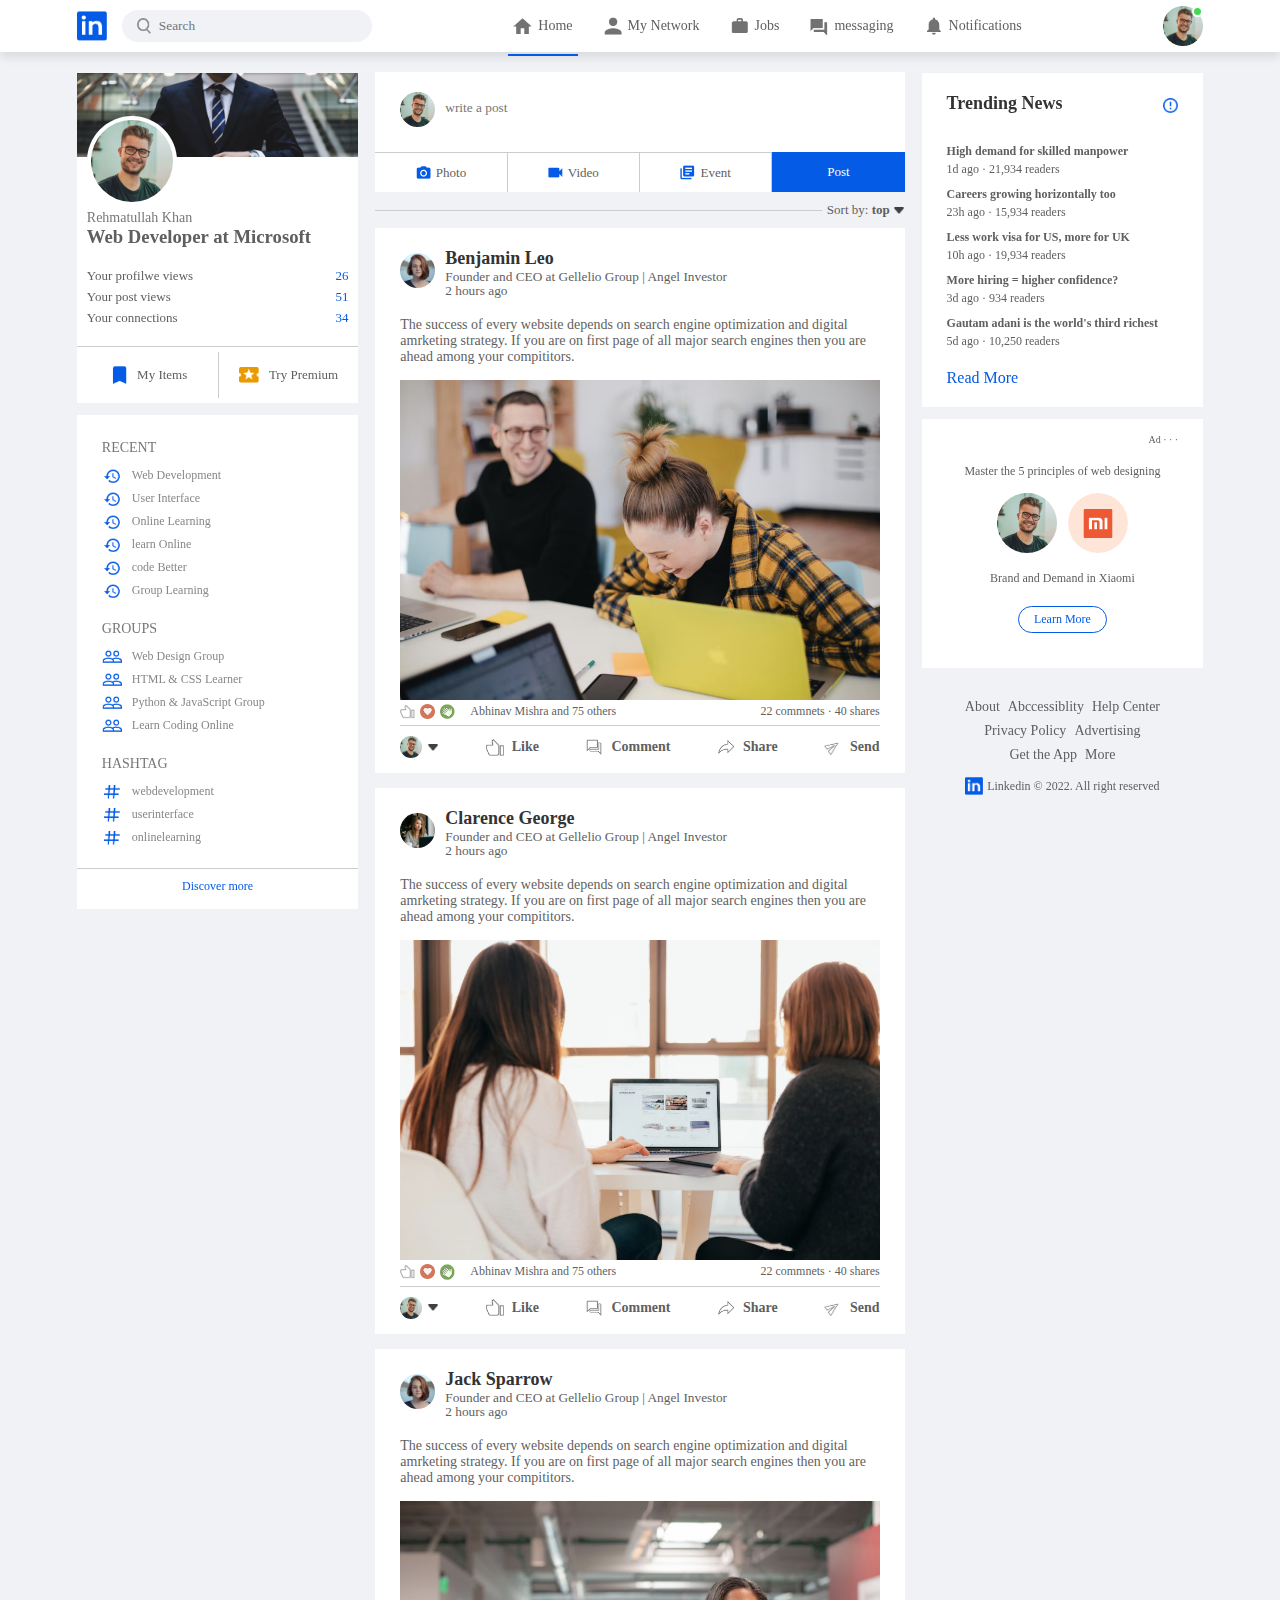
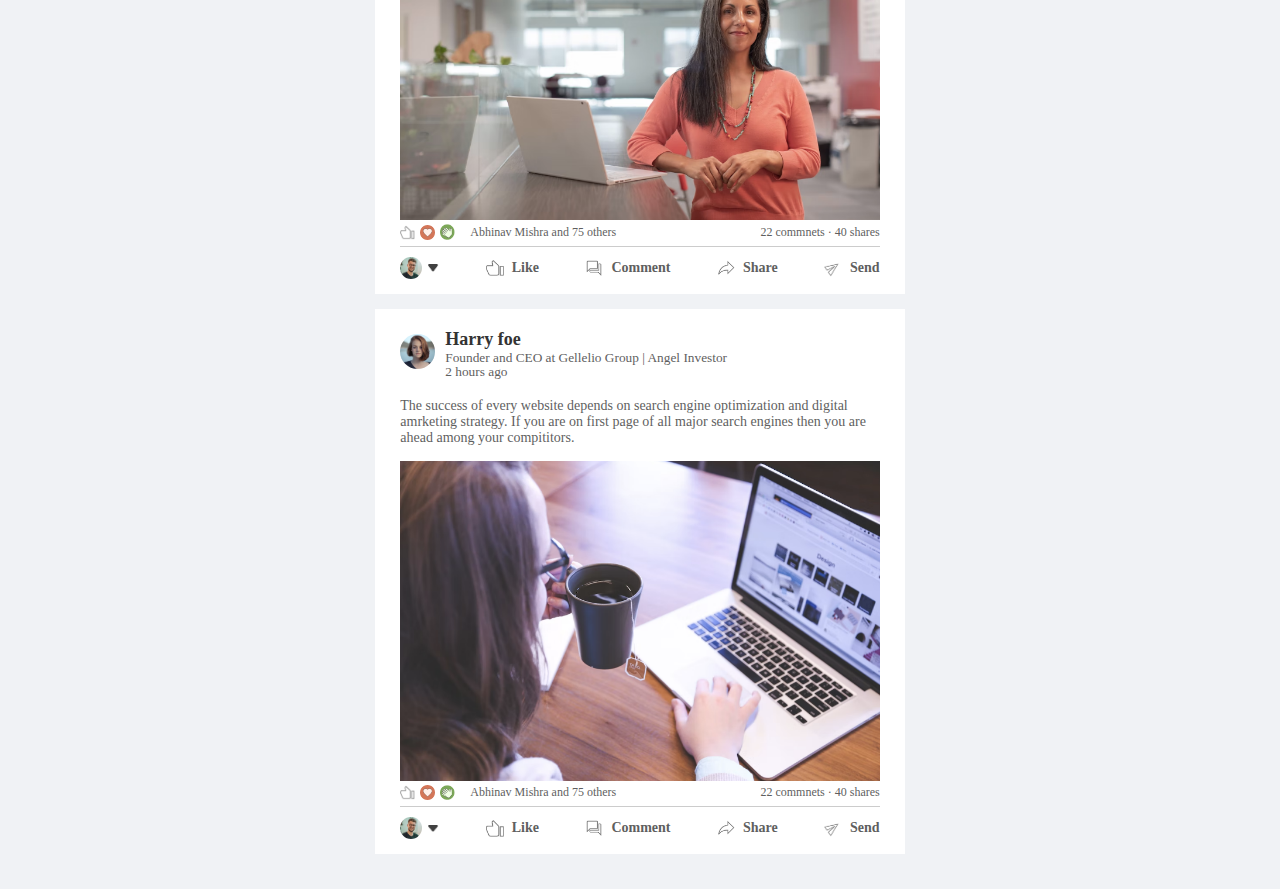
<file: index.html>
<!DOCTYPE html>
<html lang="en">
<head>
    <meta charset="UTF-8">
    <meta name="viewport" content="width=device-width, initial-scale=1.0">
    <title>LinkedIn Website</title>
    <link rel="stylesheet" href="style.css">
</head>
<body>
    <nav class="navbar">
            <div class="navbar-left">
                <a href="index.html" class="logo" ><img src="logo.png"></a>
                <div class="search-box">
                    <img src="search.png">
                    <input type="text" placeholder="Search">
                </div>
            </div>
            <div class="navbar-center">
                <ul>
                   <li><a href="#" class="active-link"><img src="home.png"><span>Home</span></a></li>
                   <li><a href="#"><img src="network.png"><span>My Network</span></a></li>
                   <li><a href="#"><img src="jobs.png"><span>Jobs</span></a></li>
                   <li><a href="#"><img src="message.png"><span>messaging</span></a></li>
                   <li><a href="#"><img src="notification.png"><span>Notifications</span></a></li>
                </ul>
            </div>
            <div class="navbar-right">
                <div class="online"><img src="user-1.png" class="nav-profile-img" onclick="togglemenu()">
                </div>  
            </div>

     <!-------jnkdfjvnjdf---------->

     <div class="profile-menu-wrap" id="profileMenu">
        <div class="profile-menu">
            <div class="user-info">
                <img src="user-1.png">
                <div>
                    <h3>Rayan Walton</h3>
                    <a href="profile.html">See your profile</a>
                </div>
            </div>

            <hr>
            <a href="#" class="profile-menu-link">
                <img src="feedback.png">
                <p>Give feeback</p>
                <span>></span>
            </a>
             <a href="#" class="profile-menu-link">
                <img src="setting.png">
                <p>Setting & Privacy</p>
                <span>></span>
            </a>
             <a href="#" class="profile-menu-link">
                <img src="help.png">
                <p>Help & Support</p>
                <span>></span>
            </a>
             <a href="#" class="profile-menu-link">
                <img src="display.png">
                <p>Display & Accessibility</p>
                <span>></span>
            </a>
             <a href="#" class="profile-menu-link">
                <img src="logout.png">
                <p>Logout</p>
                <span>></span>
            </a>
        </div>
     </div>

            




            
    </nav>

      
    <div class="container">
        <div class="left-sidebar">
            <div class="sidebar-profile-box">
                <img src="cover-pic.png" width="100%">
                <div class="sidebar-profile-info">
                    <img src="user-1.png">
                    <h1>Rehmatullah Khan</h1>
                    <h3>Web Developer at Microsoft</h3>
                    <ul>
                        <li>Your profilwe views <span>26</span></li>
                        <li>Your post views <span>51</span></li>
                        <li>Your connections <span>34</span></li>
                    </ul>
                </div>

                <div class="sidebar-profile-link">
                    <a href="#"><img src="items.png">My Items</a>
                    <a href="#"><img src="premium.png">Try Premium</a>
                </div>
            </div>


                  <div class="sidebar-activity" id="sidebarActivity">
                    <h3>RECENT</h3>
                    <a href="#"><img src="recent.png">Web Development</a>
                    <a href="#"><img src="recent.png">User Interface</a>
                    <a href="#"><img src="recent.png">Online Learning</a>
                    <a href="#"><img src="recent.png">learn Online</a>
                    <a href="#"><img src="recent.png">code Better</a>
                    <a href="#"><img src="recent.png">Group Learning</a>
                    <h3>GROUPS</h3>
                    <a href="#"><img src="group.png">Web Design Group</a>
                    <a href="#"><img src="group.png">HTML & CSS Learner</a>
                    <a href="#"><img src="group.png">Python & JavaScript Group</a>
                    <a href="#"><img src="group.png">Learn Coding Online</a>
                    <h3>HASHTAG</h3>
                    <a href="#"><img src="hashtag.png">webdevelopment</a>
                    <a href="#"><img src="hashtag.png">userinterface</a>
                    <a href="#"><img src="hashtag.png">onlinelearning</a>
                    <div class="discover-more-links">
                        <a href="#">Discover more</a>
                    </div>


                   </div>
        
                 <p id="showMoreLink" onclick="toggleactivity()">Show more<b>+</b></p>

        </div>
        <div class="main-content">
            <div class="create-post">
                <div class="create-post-input">
                    <img src="user-1.png">
                    <textarea rows="2" placeholder="write a post"></textarea>
                </div>
                <div class="create-post-links">
                    <li><img src="photo.png">Photo</li>
                    <li><img src="video.png">Video</li>
                    <li><img src="event.png">Event</li>
                    <li>Post</li>
                </div>
            </div>

            <div class="sort-by">
                <hr>
                <p>Sort by: <span> top<img src="down-arrow.png"></span></p>
            </div>
            <div class="post">
                <div class="post-author">
                    <img src="user-3.png">
                    <div>
                        <h1>Benjamin Leo</h1>
                        <small>Founder and CEO at Gellelio Group | Angel Investor</small>
                        <small>2 hours ago</small>
                    </div>
                </div>
                <p>The success of every website depends on search engine optimization and 
                    digital amrketing strategy. If you are on first page of all major search 
                    engines then you are ahead among your compititors.</p>
                    <img src="post-image-1.png" width="100%">
                    <div class="post-stats">
                        <div>
                            <img src="thumbsup.png">
                            <img src="love.png">
                            <img src="clap.png">
                            <span class="liked-users">Abhinav Mishra and 75 others</span>
                        </div>
                        <span>22 commnets &middot; 40 shares</span>
                    </div>
                    <div class="post-activity">
                        <div>
                            <img src="user-1.png" class="post-activity-user-icon">
                            <img src="down-arrow.png" class="post-activity-arrow-icon">
                        </div>
                        <div class="post-activity-link">
                            <img src="like.png">
                            <span>Like</span> 
                        </div>
                         <div class="post-activity-link">
                            <img src="comment.png">
                            <span>Comment</span> 
                        </div>
                         <div class="post-activity-link">
                            <img src="share.png">
                            <span>Share</span> 
                        </div>
                         <div class="post-activity-link">
                            <img src="send.png">
                            <span>Send</span> 
                        </div>
                    </div>
            </div>

             <div class="post">
                <div class="post-author">
                    <img src="user-4.png">
                    <div>
                        <h1>Clarence George</h1>
                        <small>Founder and CEO at Gellelio Group | Angel Investor</small>
                        <small>2 hours ago</small>
                    </div>
                </div>
                <p>The success of every website depends on search engine optimization and 
                    digital amrketing strategy. If you are on first page of all major search 
                    engines then you are ahead among your compititors.</p>
                    <img src="post-image-2.png" width="100%">
                    <div class="post-stats">
                        <div>
                            <img src="thumbsup.png">
                            <img src="love.png">
                            <img src="clap.png">
                            <span class="liked-users">Abhinav Mishra and 75 others</span>
                        </div>
                        <span>22 commnets &middot; 40 shares</span>
                    </div>
                    <div class="post-activity">
                        <div>
                            <img src="user-1.png" class="post-activity-user-icon">
                            <img src="down-arrow.png" class="post-activity-arrow-icon">
                        </div>
                        <div class="post-activity-link">
                            <img src="like.png">
                            <span>Like</span> 
                        </div>
                         <div class="post-activity-link">
                            <img src="comment.png">
                            <span>Comment</span> 
                        </div>
                         <div class="post-activity-link">
                            <img src="share.png">
                            <span>Share</span> 
                        </div>
                         <div class="post-activity-link">
                            <img src="send.png">
                            <span>Send</span> 
                        </div>
                    </div>
            </div>

             <div class="post">
                <div class="post-author">
                    <img src="user-3.png">
                    <div>
                        <h1>Jack Sparrow</h1>
                        <small>Founder and CEO at Gellelio Group | Angel Investor</small>
                        <small>2 hours ago</small>
                    </div>
                </div>
                <p>The success of every website depends on search engine optimization and 
                    digital amrketing strategy. If you are on first page of all major search 
                    engines then you are ahead among your compititors.</p>
                    <img src="post-image-3.png" width="100%">
                    <div class="post-stats">
                        <div>
                            <img src="thumbsup.png">
                            <img src="love.png">
                            <img src="clap.png">
                            <span class="liked-users">Abhinav Mishra and 75 others</span>
                        </div>
                        <span>22 commnets &middot; 40 shares</span>
                    </div>
                    <div class="post-activity">
                        <div>
                            <img src="user-1.png" class="post-activity-user-icon">
                            <img src="down-arrow.png" class="post-activity-arrow-icon">
                        </div>
                        <div class="post-activity-link">
                            <img src="like.png">
                            <span>Like</span> 
                        </div>
                         <div class="post-activity-link">
                            <img src="comment.png">
                            <span>Comment</span> 
                        </div>
                         <div class="post-activity-link">
                            <img src="share.png">
                            <span>Share</span> 
                        </div>
                         <div class="post-activity-link">
                            <img src="send.png">
                            <span>Send</span> 
                        </div>
                    </div>
            </div>
             <div class="post">
                <div class="post-author">
                    <img src="user-3.png">
                    <div>
                        <h1>Harry foe</h1>
                        <small>Founder and CEO at Gellelio Group | Angel Investor</small>
                        <small>2 hours ago</small>
                    </div>
                </div>
                <p>The success of every website depends on search engine optimization and 
                    digital amrketing strategy. If you are on first page of all major search 
                    engines then you are ahead among your compititors.</p>
                    <img src="post-image-4.png" width="100%">
                    <div class="post-stats">
                        <div>
                            <img src="thumbsup.png">
                            <img src="love.png">
                            <img src="clap.png">
                            <span class="liked-users">Abhinav Mishra and 75 others</span>
                        </div>
                        <span>22 commnets &middot; 40 shares</span>
                    </div>
                    <div class="post-activity">
                        <div>
                            <img src="user-1.png" class="post-activity-user-icon">
                            <img src="down-arrow.png" class="post-activity-arrow-icon">
                        </div>
                        <div class="post-activity-link">
                            <img src="like.png">
                            <span>Like</span> 
                        </div>
                         <div class="post-activity-link">
                            <img src="comment.png">
                            <span>Comment</span> 
                        </div>
                         <div class="post-activity-link">
                            <img src="share.png">
                            <span>Share</span> 
                        </div>
                         <div class="post-activity-link">
                            <img src="send.png">
                            <span>Send</span> 
                        </div>
                    </div>
            </div>


        </div>





















        <div class="right-sidebar">
            <div class="sidebar-news">
                <img src="more.png" class="info-icon"/>
                <h3>Trending News</h3>
                <a href="#" >High demand for skilled manpower</a>
                <span>1d ago &middot; 21,934 readers</span>
                <a href="#" >Careers growing horizontally too</a>
                <span>23h ago &middot; 15,934 readers</span>
                <a href="#" >Less work visa for US, more for UK</a>
                <span>10h ago &middot; 19,934 readers</span>
                <a href="#" >More hiring = higher confidence?</a>
                <span>3d ago &middot; 934 readers</span>
                <a href="#" >Gautam adani is the world's third richest</a>
                <span>5d ago &middot; 10,250 readers</span>
                <div class="read-more-link">Read More</div>
            </div>
            <div class="sidebar-ad">
                <small>Ad &middot; &middot; &middot;</small>
                <p>Master the 5 principles of web designing</p>
                <div>
                    <img src="user-1.png"/>
                    <img src="mi-logo.png"/>
                </div>
                <b>Brand and Demand in Xiaomi</b>
                <a href="#" class="ad-link">Learn More</a>
            </div>

            <div class="sidebar-useful-link">
                <a href="#">About</a>
                <a href="#">Abccessiblity</a>
                <a href="#">Help Center</a>
                <a href="#">Privacy Policy</a>
                <a href="#">Advertising</a>
                <a href="#">Get the App</a>
                <a href="#">More</a>
                <div class="copyright-msg">
                    <img src="logo.png">
                    <p>Linkedin &#169; 2022. All right reserved</p>
                </div>
            </div>

        </div>
    </div>
 

   <script>

       let profileMenu = document.getElementById("profileMenu");  
       function togglemenu(){
        profileMenu.classList.toggle("open-menu");
       }

       let sidebarActivity = document.getElementById("sidebarActivity");
       let showMoreLink = document.getElementById("showMoreLink");
       
       function toggleactivity(){   
         sidebarActivity.classList.toggle("open-activity")
         if(sidebarActivity.classList.contains("open-activity")){ 
             showMoreLink.innerHTML = "Show less <b>-</b>" }  
            else{
                showMoreLink.innerHTML = "Show more <b> + </b>"
            }

       }
   
   </script>


</body>
</html>
</file>
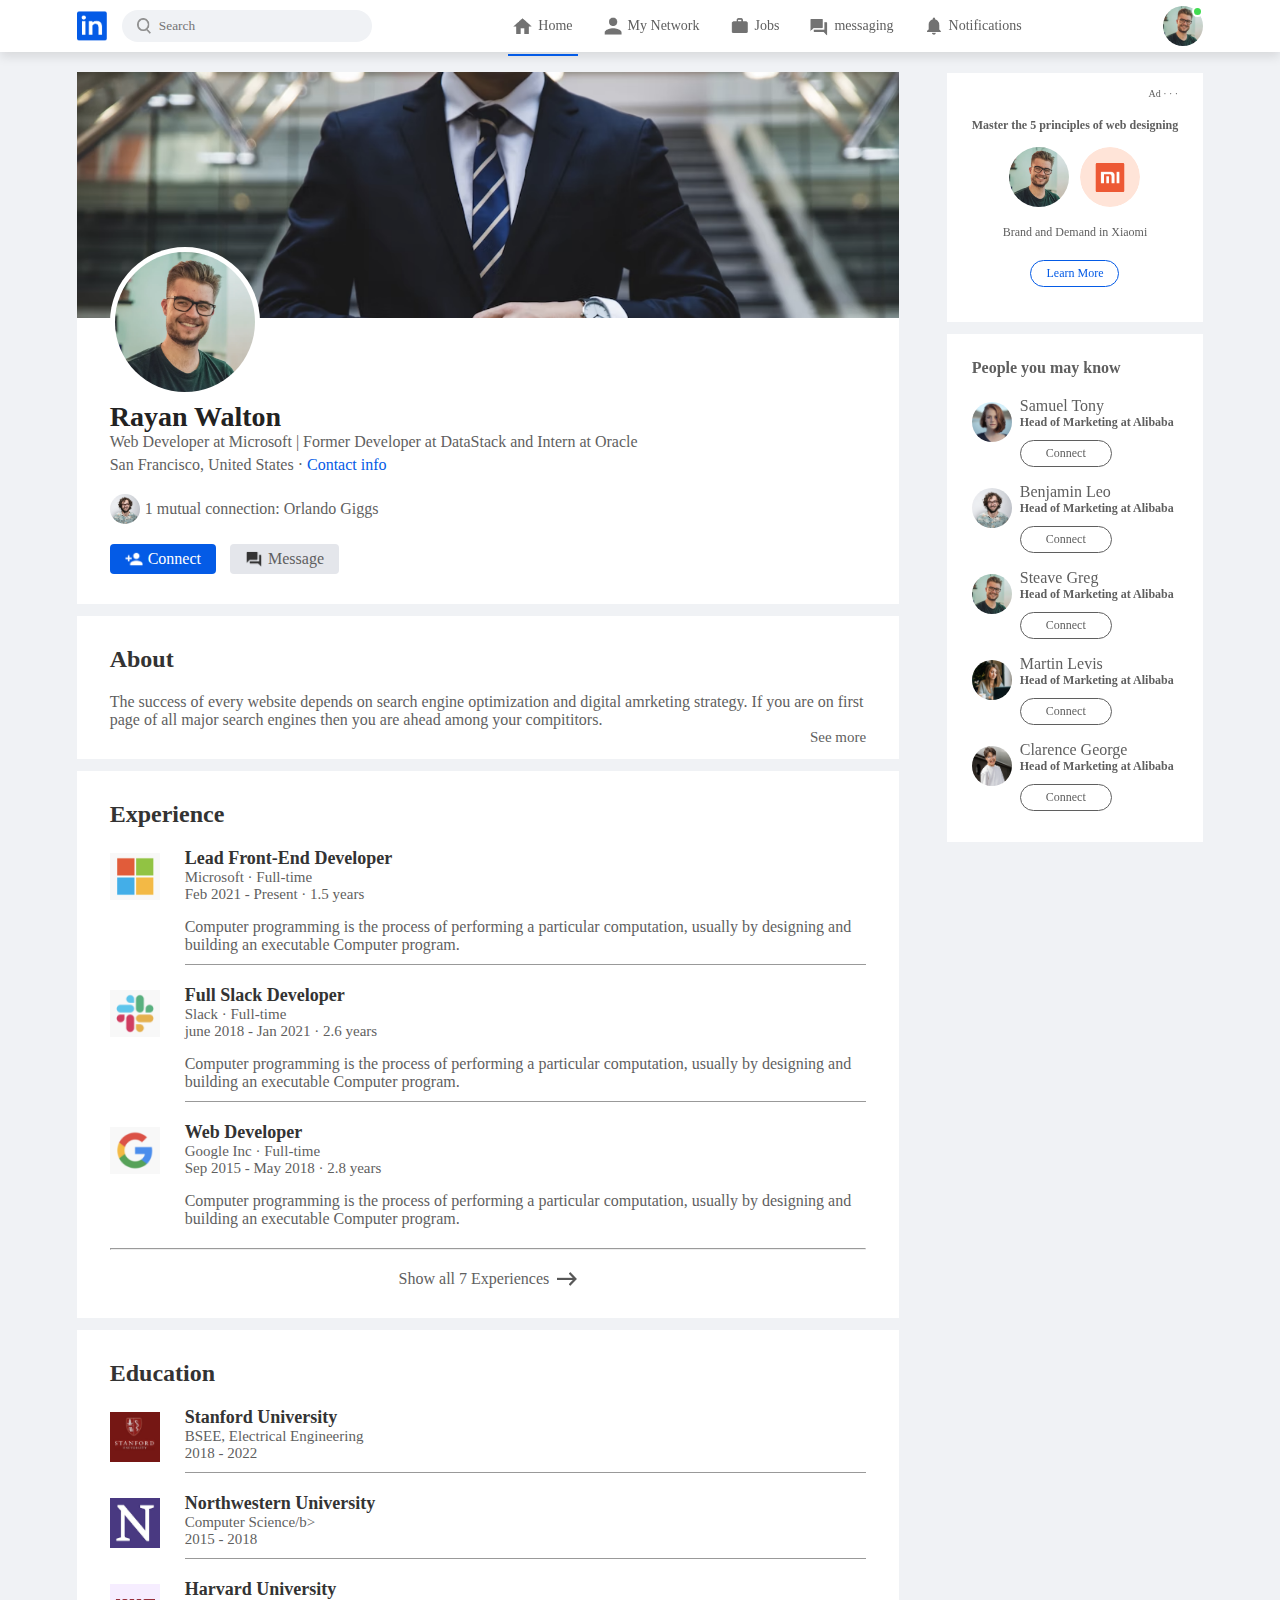
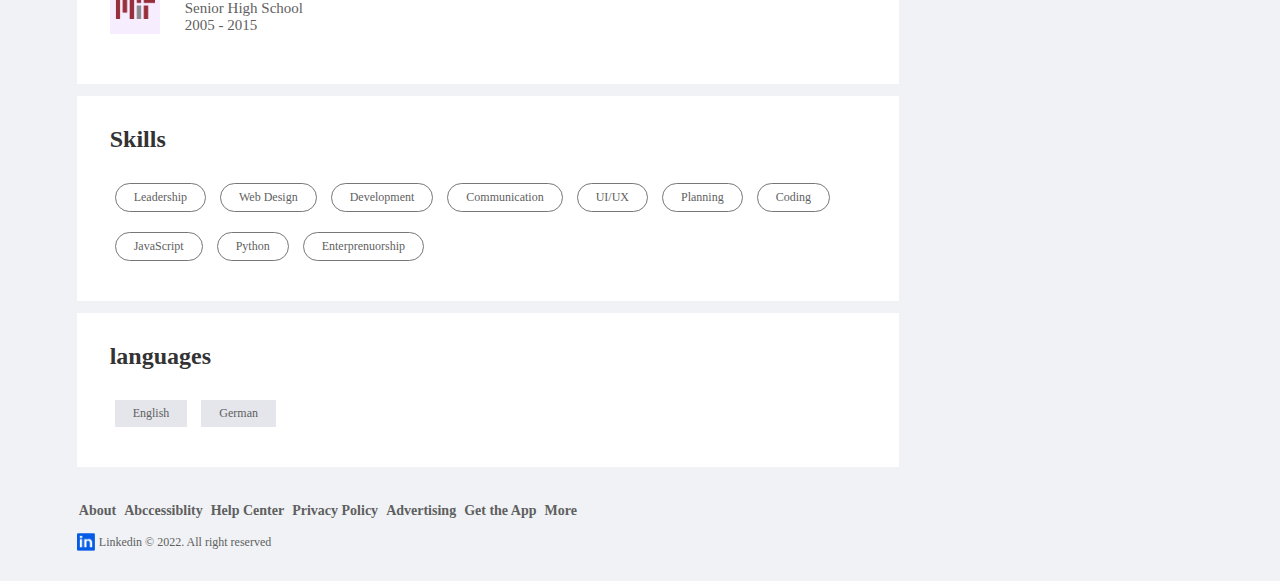
<file: profile.html>
<!DOCTYPE html>
<html lang="en">
<head>
    <meta charset="UTF-8">
    <meta name="viewport" content="width=device-width, initial-scale=1.0">
    <title>LinkedIn Website</title>
    <link rel="stylesheet" href="style.css">
</head>
<body>
    <nav class="navbar">
            <div class="navbar-left">
                <a href="index.html" class="logo" ><img src="logo.png"></a>
                <div class="search-box">
                    <img src="search.png">
                    <input type="text" placeholder="Search">
                </div>
            </div>
            <div class="navbar-center">
                <ul>
                   <li><a href="#" class="active-link"><img src="home.png"><span>Home</span></a></li>
                   <li><a href="#"><img src="network.png"><span>My Network</span></a></li>
                   <li><a href="#"><img src="jobs.png"><span>Jobs</span></a></li>
                   <li><a href="#"><img src="message.png"><span>messaging</span></a></li>
                   <li><a href="#"><img src="notification.png"><span>Notifications</span></a></li>
                </ul>
            </div>
            <div class="navbar-right">
                <div class="online"><img src="user-1.png" class="nav-profile-img" onclick="togglemenu()">
                </div>  
            </div>

     <!-------jnkdfjvnjdf---------->

     <div class="profile-menu-wrap" id="profileMenu">
        <div class="profile-menu">
            <div class="user-info">
                <img src="user-1.png">
                <div>
                    <h3>Rayan Walton</h3>
                    <a href="profile.html">See your profile</a>
                </div>
            </div>

            <hr>
            <a href="#" class="profile-menu-link">
                <img src="feedback.png">
                <p>Give feeback</p>
                <span>></span>
            </a>
             <a href="#" class="profile-menu-link">
                <img src="setting.png">
                <p>Setting & Privacy</p>
                <span>></span>
            </a>
             <a href="#" class="profile-menu-link">
                <img src="help.png">
                <p>Help & Support</p>
                <span>></span>
            </a>
             <a href="#" class="profile-menu-link">
                <img src="display.png">
                <p>Display & Accessibility</p>
                <span>></span>
            </a>
             <a href="#" class="profile-menu-link">
                <img src="logout.png">
                <p>Logout</p>
                <span>></span>
            </a>
        </div>
    </div>
            
    </nav>

        <div class="container">
            <div class="profile-main">
                <div class="profile-container">
                    <img src="cover-pic.png" width="100%">
                    <div class="profile-container-inner">
                        <img src="user-1.png" class="profile-pic">
                        <h1>Rayan Walton</h1>
                        <b>Web Developer at Microsoft | Former Developer at DataStack
                        and Intern at Oracle</b>
                        <p>San Francisco, United States &middot; <a href="#">Contact info</a></p>
                        <div class="mutual-connection">
                            <img src="user-2.png">
                            <span>1 mutual connection: Orlando Giggs</span>
                        </div>
                        <div class="profile-btn">
                            <a href="#" class="connect-btn"><img src="connect.png">Connect</a>
                            <a href="#" class="second-btn"><img src="chat.png">Message</a>
                        </div>
                    </div>
                </div>

            <div class="profile-description">
                <h2>About</h2>
                <p>The success of every website depends on search engine optimization and 
                    digital amrketing strategy. If you are on first page of all major search 
                    engines then you are ahead among your compititors.</p>
                <a href="#" class="see-more-link">See more</a>    
            </div>
            <div class="profile-description">
                <h2>Experience</h2>
                <div class="profile-desc-row">
                    <img src="microsoft.png">
                    <div>
                        <h3>Lead Front-End Developer</h3>
                        <b>Microsoft &middot; Full-time</b>
                        <b>Feb 2021 - Present &middot; 1.5 years</b>
                        <p>Computer programming is the process of performing a particular 
                            computation, usually by designing and building an executable Computer
                            program.</p>
                            <hr>
                    </div>
                </div>
                  <div class="profile-desc-row">
                    <img src="slack.png">
                    <div>
                        <h3>Full Slack Developer</h3>
                        <b>Slack &middot; Full-time</b>
                        <b>june 2018 - Jan 2021 &middot; 2.6 years</b>
                        <p>Computer programming is the process of performing a particular 
                            computation, usually by designing and building an executable Computer
                            program.</p>
                            <hr>
                    </div>
                </div>
                  <div class="profile-desc-row">
                    <img src="google.png">
                    <div>
                        <h3>Web Developer</h3>
                        <b>Google Inc &middot; Full-time</b>
                        <b>Sep 2015 - May 2018 &middot; 2.8 years</b>
                        <p>Computer programming is the process of performing a particular 
                            computation, usually by designing and building an executable Computer
                            program.</p>
                
                    </div>
                </div>
                <hr>
                <a href="#" class="ex-link">Show all 7 Experiences<img src="right-arrow.png"></a>
            </div>


         <div class="profile-description">
            <h2>Education</h2>
            <div class="profile-desc-row">
                <img src="stanford.png">
                <div>
                    <h3>Stanford University</h3>
                    <b>BSEE, Electrical Engineering</b>
                    <b>2018 - 2022</b>
                    <hr>
                </div>
            </div>
            <div class="profile-desc-row">
                <img src="north.png">
                <div>
                    <h3>Northwestern University</h3>
                    <b>Computer Science/b>
                    <b>2015 - 2018</b>
                    <hr>
                </div>
            </div>
            <div class="profile-desc-row">
                <img src="mit.png">
                <div>
                    <h3>Harvard University</h3>
                    <b>Senior High School</b>
                    <b>2005 - 2015</b>
                  
                </div>
            </div>
         </div>


        <div class="profile-description">
            <h2>Skills</h2>
            <a href="#" class="skills-btn">Leadership</a>
            <a href="#" class="skills-btn">Web Design</a>
            <a href="#" class="skills-btn">Development</a>
            <a href="#" class="skills-btn">Communication</a>
            <a href="#" class="skills-btn">UI/UX</a>
            <a href="#" class="skills-btn">Planning</a>
            <a href="#" class="skills-btn">Coding</a>
            <a href="#" class="skills-btn">JavaScript</a>
            <a href="#" class="skills-btn">Python</a>
            <a href="#" class="skills-btn">Enterprenuorship</a>
        </div>

                <div class="profile-description">
            <h2>languages</h2>
            <a href="#" class="languages-btn">English</a>
            <a href="#" class="languages-btn">German</a>
        </div>
  


            </div>





            <div class="profile-sidebar">
                <div class="sidebar-ad">
                <small>Ad &middot; &middot; &middot;</small>
                <p>Master the 5 principles of web designing</p>
                <div>
                    <img src="user-1.png"/>
                    <img src="mi-logo.png"/>
                </div>
                <b>Brand and Demand in Xiaomi</b>
                <a href="#" class="ad-link">Learn More</a>
            </div>

         <div class="sidebar-people">
            <h3>People you may know</h3>
            <div class="sidebar-people-row">
                  <img src="user-3.png">
                  <div>
                    <h2>Samuel Tony</h2>
                    <p>Head of Marketing at Alibaba</p>
                    <a href="#">Connect</a>
                  </div>
            </div>
              <div class="sidebar-people-row">
                  <img src="user-2.png">
                  <div>
                    <h2>Benjamin Leo</h2>
                    <p>Head of Marketing at Alibaba</p>
                    <a href="#">Connect</a>
                  </div>
            </div>
              <div class="sidebar-people-row">
                  <img src="user-1.png">
                  <div>
                    <h2>Steave Greg</h2>
                    <p>Head of Marketing at Alibaba</p>
                    <a href="#">Connect</a>
                  </div>
            </div>
              <div class="sidebar-people-row">
                  <img src="user-4.png">
                  <div>
                    <h2>Martin Levis</h2>
                    <p>Head of Marketing at Alibaba</p>
                    <a href="#">Connect</a>
                  </div>
            </div>
              <div class="sidebar-people-row">
                  <img src="user-5.png">
                  <div>
                    <h2>Clarence George</h2>
                    <p>Head of Marketing at Alibaba</p>
                    <a href="#">Connect</a>
                  </div>
            </div>
         </div>

            </div>
        </div>

        <div class="profile-footer">
             <div class="sidebar-useful-link">
                <a href="#">About</a>
                <a href="#">Abccessiblity</a>
                <a href="#">Help Center</a>
                <a href="#">Privacy Policy</a>
                <a href="#">Advertising</a>
                <a href="#">Get the App</a>
                <a href="#">More</a>
                <div class="copyright-msg">
                    <img src="logo.png">
                    <p>Linkedin &#169; 2022. All right reserved</p>
                </div>
            </div>
        </div>



<!--       
    <div class="container">
        <div class="left-sidebar">
            <div class="sidebar-profile-box">
                <img src="cover-pic.png" width="100%">
                <div class="sidebar-profile-info">
                    <img src="user-1.png">
                    <h1>Rehmatullah Khan</h1>
                    <h3>Web Developer at Microsoft</h3>
                    <ul>
                        <li>Your profilwe views <span>26</span></li>
                        <li>Your post views <span>51</span></li>
                        <li>Your connections <span>34</span></li>
                    </ul>
                </div>

                <div class="sidebar-profile-link">
                    <a href="#"><img src="items.png">My Items</a>
                    <a href="#"><img src="premium.png">Try Premium</a>
                </div>
            </div>


                  <div class="sidebar-activity">
                    <h3>RECENT</h3>
                    <a href="#"><img src="recent.png">Web Development</a>
                    <a href="#"><img src="recent.png">User Interface</a>
                    <a href="#"><img src="recent.png">Online Learning</a>
                    <a href="#"><img src="recent.png">learn Online</a>
                    <a href="#"><img src="recent.png">code Better</a>
                    <a href="#"><img src="recent.png">Group Learning</a>
                    <h3>GROUPS</h3>
                    <a href="#"><img src="group.png">Web Design Group</a>
                    <a href="#"><img src="group.png">HTML & CSS Learner</a>
                    <a href="#"><img src="group.png">Python & JavaScript Group</a>
                    <a href="#"><img src="group.png">Learn Coding Online</a>
                    <h3>HASHTAG</h3>
                    <a href="#"><img src="hashtag.png">webdevelopment</a>
                    <a href="#"><img src="hashtag.png">userinterface</a>
                    <a href="#"><img src="hashtag.png">onlinelearning</a>
                    <div class="discover-more-links">
                        <a href="#">Discover more</a>
                    </div>
                   </div>
        

        </div>
        <div class="main-content">
            <div class="create-post">
                <div class="create-post-input">
                    <img src="user-1.png">
                    <textarea rows="2" placeholder="write a post"></textarea>
                </div>
                <div class="create-post-links">
                    <li><img src="photo.png">Photo</li>
                    <li><img src="video.png">Video</li>
                    <li><img src="event.png">Event</li>
                    <li>Post</li>
                </div>
            </div>

            <div class="sort-by">
                <hr>
                <p>Sort by: <span> top<img src="down-arrow.png"></span></p>
            </div>
            <div class="post">
                <div class="post-author">
                    <img src="user-3.png">
                    <div>
                        <h1>Benjamin Leo</h1>
                        <small>Founder and CEO at Gellelio Group | Angel Investor</small>
                        <small>2 hours ago</small>
                    </div>
                </div>
                <p>The success of every website depends on search engine optimization and 
                    digital amrketing strategy. If you are on first page of all major search 
                    engines then you are ahead among your compititors.</p>
                    <img src="post-image-1.png" width="100%">
                    <div class="post-stats">
                        <div>
                            <img src="thumbsup.png">
                            <img src="love.png">
                            <img src="clap.png">
                            <span class="liked-users">Abhinav Mishra and 75 others</span>
                        </div>
                        <span>22 commnets &middot; 40 shares</span>
                    </div>
                    <div class="post-activity">
                        <div>
                            <img src="user-1.png" class="post-activity-user-icon">
                            <img src="down-arrow.png" class="post-activity-arrow-icon">
                        </div>
                        <div class="post-activity-link">
                            <img src="like.png">
                            <span>Like</span> 
                        </div>
                         <div class="post-activity-link">
                            <img src="comment.png">
                            <span>Comment</span> 
                        </div>
                         <div class="post-activity-link">
                            <img src="share.png">
                            <span>Share</span> 
                        </div>
                         <div class="post-activity-link">
                            <img src="send.png">
                            <span>Send</span> 
                        </div>
                    </div>
            </div>

             <div class="post">
                <div class="post-author">
                    <img src="user-4.png">
                    <div>
                        <h1>Clarence George</h1>
                        <small>Founder and CEO at Gellelio Group | Angel Investor</small>
                        <small>2 hours ago</small>
                    </div>
                </div>
                <p>The success of every website depends on search engine optimization and 
                    digital amrketing strategy. If you are on first page of all major search 
                    engines then you are ahead among your compititors.</p>
                    <img src="post-image-2.png" width="100%">
                    <div class="post-stats">
                        <div>
                            <img src="thumbsup.png">
                            <img src="love.png">
                            <img src="clap.png">
                            <span class="liked-users">Abhinav Mishra and 75 others</span>
                        </div>
                        <span>22 commnets &middot; 40 shares</span>
                    </div>
                    <div class="post-activity">
                        <div>
                            <img src="user-1.png" class="post-activity-user-icon">
                            <img src="down-arrow.png" class="post-activity-arrow-icon">
                        </div>
                        <div class="post-activity-link">
                            <img src="like.png">
                            <span>Like</span> 
                        </div>
                         <div class="post-activity-link">
                            <img src="comment.png">
                            <span>Comment</span> 
                        </div>
                         <div class="post-activity-link">
                            <img src="share.png">
                            <span>Share</span> 
                        </div>
                         <div class="post-activity-link">
                            <img src="send.png">
                            <span>Send</span> 
                        </div>
                    </div>
            </div>

             <div class="post">
                <div class="post-author">
                    <img src="user-3.png">
                    <div>
                        <h1>Jack Sparrow</h1>
                        <small>Founder and CEO at Gellelio Group | Angel Investor</small>
                        <small>2 hours ago</small>
                    </div>
                </div>
                <p>The success of every website depends on search engine optimization and 
                    digital amrketing strategy. If you are on first page of all major search 
                    engines then you are ahead among your compititors.</p>
                    <img src="post-image-3.png" width="100%">
                    <div class="post-stats">
                        <div>
                            <img src="thumbsup.png">
                            <img src="love.png">
                            <img src="clap.png">
                            <span class="liked-users">Abhinav Mishra and 75 others</span>
                        </div>
                        <span>22 commnets &middot; 40 shares</span>
                    </div>
                    <div class="post-activity">
                        <div>
                            <img src="user-1.png" class="post-activity-user-icon">
                            <img src="down-arrow.png" class="post-activity-arrow-icon">
                        </div>
                        <div class="post-activity-link">
                            <img src="like.png">
                            <span>Like</span> 
                        </div>
                         <div class="post-activity-link">
                            <img src="comment.png">
                            <span>Comment</span> 
                        </div>
                         <div class="post-activity-link">
                            <img src="share.png">
                            <span>Share</span> 
                        </div>
                         <div class="post-activity-link">
                            <img src="send.png">
                            <span>Send</span> 
                        </div>
                    </div>
            </div>
             <div class="post">
                <div class="post-author">
                    <img src="user-3.png">
                    <div>
                        <h1>Harry foe</h1>
                        <small>Founder and CEO at Gellelio Group | Angel Investor</small>
                        <small>2 hours ago</small>
                    </div>
                </div>
                <p>The success of every website depends on search engine optimization and 
                    digital amrketing strategy. If you are on first page of all major search 
                    engines then you are ahead among your compititors.</p>
                    <img src="post-image-4.png" width="100%">
                    <div class="post-stats">
                        <div>
                            <img src="thumbsup.png">
                            <img src="love.png">
                            <img src="clap.png">
                            <span class="liked-users">Abhinav Mishra and 75 others</span>
                        </div>
                        <span>22 commnets &middot; 40 shares</span>
                    </div>
                    <div class="post-activity">
                        <div>
                            <img src="user-1.png" class="post-activity-user-icon">
                            <img src="down-arrow.png" class="post-activity-arrow-icon">
                        </div>
                        <div class="post-activity-link">
                            <img src="like.png">
                            <span>Like</span> 
                        </div>
                         <div class="post-activity-link">
                            <img src="comment.png">
                            <span>Comment</span> 
                        </div>
                         <div class="post-activity-link">
                            <img src="share.png">
                            <span>Share</span> 
                        </div>
                         <div class="post-activity-link">
                            <img src="send.png">
                            <span>Send</span> 
                        </div>
                    </div>
            </div>


        </div>





















        <div class="right-sidebar">
            <div class="sidebar-news">
                <img src="more.png" class="info-icon"/>
                <h3>Trending News</h3>
                <a href="#" >High demand for skilled manpower</a>
                <span>1d ago &middot; 21,934 readers</span>
                <a href="#" >Careers growing horizontally too</a>
                <span>23h ago &middot; 15,934 readers</span>
                <a href="#" >Less work visa for US, more for UK</a>
                <span>10h ago &middot; 19,934 readers</span>
                <a href="#" >More hiring = higher confidence?</a>
                <span>3d ago &middot; 934 readers</span>
                <a href="#" >Gautam adani is the world's third richest</a>
                <span>5d ago &middot; 10,250 readers</span>
                <div class="read-more-link">Read More</div>
            </div>
            <div class="sidebar-ad">
                <small>Ad &middot; &middot; &middot;</small>
                <p>Master the 5 principles of web designing</p>
                <div>
                    <img src="user-1.png"/>
                    <img src="mi-logo.png"/>
                </div>
                <b>Brand and Demand in Xiaomi</b>
                <a href="#" class="ad-link">Learn More</a>
            </div>

            <div class="sidebar-useful-link">
                <a href="#">About</a>
                <a href="#">Abccessiblity</a>
                <a href="#">Help Center</a>
                <a href="#">Privacy Policy</a>
                <a href="#">Advertising</a>
                <a href="#">Get the App</a>
                <a href="#">More</a>
                <div class="copyright-msg">
                    <img src="logo.png">
                    <p>Linkedin &#169; 2022. All right reserved</p>
                </div>
            </div>

        </div>
    </div> -->
 

   <script>

       let profileMenu = document.getElementById("profileMenu");  
       function togglemenu(){
        profileMenu.classList.toggle("open-menu");
       }

   </script>


</body>
</html>
</file>
<file: style.css>
*{
    margin: 0;
    padding: 0;
    font-family: ' Poppins' , serif;
    box-sizing: border-box;    
}
body{
    background-color: #f0f2f5;
    color: #5f5f5f;

}
a{
    text-decoration: none;
    color: #5f5f5f;
}
.navbar{
    display: flex;
    align-items: center;
    justify-content: space-between;
    background: #fff;
    padding:6px 6%;
    position: sticky;
    top: 0;
    z-index: 100;
    box-shadow: 0px 5px 10px rgba(0, 0, 0, 0.1);
}
.logo img{
 width: 30px;
 margin-right: 15px;
 display: block;
}
.navbar-center ul li{
 display: inline-block;
 list-style: none;
   
}
.navbar-center ul li a{
    display: flex;
    align-items: center;
    font-size: 14px;
    margin: 5px 8px;
    padding-right: 5px;
     position: relative;
 
}
.navbar-center ul li a::after{
    content: "";
    height: 2px;
    width: 0%;
    background-color: #045be6;
    position: absolute;
    bottom: -15px;
    transition: width 1s;
}
.navbar-center ul li a:hover::after,
 .navbar-center ul li a.active-link::after
{
    width: 100%;
}
.navbar-center ul li a img{
    width: 30px;
}
.nav-profile-img{
    width: 40px;
    border-radius: 50%;
    display: block;
    cursor: pointer;
    position: relative;
}
.online{
    position: relative;
}
.online::after{
    content: "";
    width: 7px;
    height: 7px;
    border: 2px solid white;
    border-radius: 50%;
    right: 0;
    top: 0;
    background: #41db51;
    position: absolute;
}
.search-box{
    background-color:#f0f2f5;
    width:250px;
    border-radius:20px;
    padding: 0 15px;
    display: flex;
    align-items: center;
}
.navbar-left{
 display: flex;
 align-items: center;
}
.search-box img{
    width: 14px;
}
.search-box input{
    background-color: transparent;
    width: 100%;
    border: none;
    outline: none;
    padding: 8px;
}
.container{
    display: flex;
    flex-wrap: wrap;
    padding: 20px 6%;
    justify-content: space-between;
}
.left-sidebar{
    flex-basis: 25%;
 align-self: flex-start;
    position: sticky;
    top: 73px;
}
.sidebar-profile-box{
    background-color: #fff;
}
.sidebar-profile-info{
    padding:0px 10px;
}
.sidebar-profile-info img{
    width: 90px;
    border-radius: 50%;
    background-color: #fff;
    padding: 4px;
    margin-top: -45px;
}
.sidebar-profile-info h1{
   font-size: 20px;
   font-weight: 600;
   color: #222;
}
.sidebar-profile-info h1{
  font-size: 14px;
   font-weight: 500;
   color: #777;
}
.sidebar-profile-info ul{
  list-style: none;
  margin: 20px 0;
}
.sidebar-profile-info ul li{
    width: 100%;
    margin: 5px 0;
    font-size: 13px;
}
.sidebar-profile-info ul li span{
  float: right;
  color: #045be6;
}
.sidebar-profile-link{
    display: flex;
    align-items: center;
    border-top: 1px solid #ccc;
}
.sidebar-profile-link a{
    flex-basis: 50%;
    display: flex;
    align-items: center;
    justify-content: center;
    padding: 15px 0;
    font-size: 13px;
    border-left: 1px solid #ccc;
}
.sidebar-profile-link a:first-child{
    border: 0px;
}
.sidebar-profile-link a img{
    width: 20px;
    margin-right: 10px;
}

.sidebar-activity{
    background-color: #fff;
    margin: 12px 0;
    padding: 5px 25px;
}
.sidebar-activity h3{
color: #777;
font-size: 14px;
font-weight: 500;
margin: 20px 0 10px;
}
.sidebar-activity a{
    display: flex;
    align-items: center;
    font-size: 12px;
    font-weight: 500;
    color: #888;
    margin: 3px 0;
}
.sidebar-activity a img{
    width: 20px;
    margin-right: 10px;
}
.discover-more-links{
    border-top: 1px solid #ccc;
    text-align: center;
    margin-top: 20px;
    margin-left: -25px;
    margin-right: -25px;
}
.discover-more-links a{
    display: inline-block;
    color: #045be6;
    margin: 10px 0;
}















.right-sidebar{
   flex-basis: 25%;
    align-self: flex-start; 
    position: sticky;
    top: 73px;
}
.sidebar-news{
    background-color: #fff;
    padding: 10px 25px;
}
.info-icon{
    width: 15px;
    margin-top: 15px;
    float: inline-end;
}

.sidebar-news h3{
    font-size: 18px;
    font-weight: 600;
    color: #333;
    margin: 10px 0 30px;
}
.sidebar-news a{
    font-size: 12px;
    font-weight: 600;
    margin-top: 10px;
    display: block;
}
.sidebar-news span{
    font-size: 12px;
}
.read-more-link{
    color: #045be6;
    font-weight: 500;
    margin: 20px 0 10px;
}
.sidebar-ad{
    background-color: #fff;
    text-align: center;
    padding: 15px 25px;
    margin: 12px 0;
    font-size: 12px;
}
.sidebar-ad img{
    width: 60px;
    border-radius: 50%;
    margin: 4px;
}
.sidebar-ad small{
    float: right;
    font-weight: 500;
}
.sidebar-ad p{
    margin: 30px 0 10px;
}
.sidebar-ad b{
    display: block;
    margin-top: 10px;
    font-weight: 500;
}
.ad-link{
    display: inline-block;
    border: 1px solid #045be6;
    border-radius: 30px;
    padding: 5px 15px;
    color: #045be6;
    font-weight: 500;
    margin: 20px 10px;
}
.sidebar-useful-link{
    padding: 15px 25px;
    text-align: center;
}
.sidebar-useful-link a{
    display: inline-block;
    font-size: 14px;
    margin: 4px 2px;
}

.copyright-msg{
    display: flex;
    align-items: center;
    justify-content: center;
    font-size: 12px;
    margin-top: 10px;
    font-weight: 500;
}
.copyright-msg img{
    width: 18px;
    margin-right: 4px;
}


.main-content{
    flex-basis: 47%;
}
.create-post{
    background-color: #fff;
}
.create-post-input{
    padding: 20px 25px 20px;
    display: flex;
    align-items: flex-start;
}
.create-post-input img{
    width: 35px;
    border-radius: 50%;
    margin-right: 10px;
}
.create-post-input textarea{
    width: 100%;
    border: 0;
    outline: 0;
    resize: none;
    background: transparent;
    margin-top: 8px;
}
::placeholder{
    font-weight: 500;
}
.create-post-links{
    display: flex;
    align-items: flex-start;
}
.create-post-links li{
    list-style: none;
    border-top: 1px solid #ccc;
    border-right: 1px solid #ccc;
    border-radius: 1px solid #ccc;
    flex-basis: 25%;
    height: 40px;
    font-size: 13px;
    display: flex;
    align-items: center;
    justify-content: center;
    cursor: pointer;
}
.create-post-links li:last-child{
    border-right: none;
    border-top: none;
    background-color: #045be6;
    color: #fff;
}
.create-post-links li img{
width: 15px;
margin-right: 5px;
}
.sort-by{
    display: flex;
    align-items: center;
    margin: 10px 0;
}
.sort-by hr{
    border: 0;
    height: 1px;
    background: #ccc;
    flex-grow: 1;
}
.sort-by p{
    font-size: 13px;
    padding-left: 5px;
}
.sort-by p span{
     font-weight: 600;
     cursor: pointer;
} 
.sort-by p span img{
    width: 12px;
    margin-left: 3px;
}
.post{
    background-color: #fff;
    padding: 20px 25px 5px;
    margin: 5px 0 15px;
}
.post-author{
    display: flex;
    align-items: flex-start;
    margin-bottom: 20px;
}
.post-author img{
    width: 35px;
    border-radius: 50%;
    margin-right: 10px;
    margin-top: 5px;
}
.post-author h1{
    font-size: 18px;
    font-weight: 600;
    color: #333;
}
.post-author small{
    display: block;
    margin-bottom: -2px
}
.post p{
    font-size: 14px;
    margin-bottom: 15px;
}
.post-stats{
 display: flex;
 flex-wrap: wrap;
 align-items: center;
 justify-content: space-between;
 font-size: 12px;
 border-bottom: 1px solid #ccc;
 padding-bottom: 6px;
}
.post-stats div{
    display: flex;
    align-items: center;
}
.post-stats img{
    width: 15px;
    margin-right: 5px;
}
.liked-users{
    margin-left: 10px;
}
.post-activity{
    display: flex;
    align-items: center;
    justify-content: space-between;
    font-size: 14px;
    font-weight: 600;
    padding: 10px 0;
}
.post-activity div{
    display: flex;
    align-items: center;
}
.post-activity-user-icon{
   width: 22px;
   border-radius: 50%;
}
.post-activity-arrow-icon{
   width: 12px;
   margin-left: 5px;
}
.post-activity-link img{
 width: 18px;
 margin-right: 8px;
}
.profile-menu-wrap{
    position: absolute;
    top: 100%;
    right: 5.1%;
    width: 320px;
    max-height: 0px;
    overflow: hidden;
    transition: max-height 0.5s;
}
.profile-menu-wrap.open-menu{
    max-height: 400px;
}
.profile-menu{
    background-color: #222;
    color: #fff;
    padding: 20px;
    margin:10px;
}
.user-info{
    display: flex;
    align-items: center;
}
.user-info img{
    width: 50px;
    border-radius: 50%;
    margin-right: 15px;
}
.user-info h3{
    font-weight: 500;
    margin-bottom: -2px;
}
.user-info a{
    color: #c9dbf8;
    font-size: 13px;
}
.profile-menu hr{
    border: 0px;
    height: 1px;
    width: 100%;
    background-color: #fff;
    margin: 15px 0 10px;
}
.profile-menu-link{
display: flex;
align-items: center;
color: #fff;
margin: 12px 0;
font-size: 14px;
}
.profile-menu-link p{
    width: 100%;
}
.profile-menu-link img{
    width: 35px;
    border-radius: 50%;
    margin-right: 15px;
}




.profile-main{
    flex-basis: 73%;
}
.profile-sidebar{
    flex-basis: 25%;  
    position: sticky;
    top: 73px;
    align-self: flex-start;
}
.profile-container{
    background-color: #fff;
}
.profile-container-inner{
 padding: 0px 4% 10px;
}
.profile-pic{
 width: 150px;
 border-radius: 50%;
 padding: 5px;
 margin-top: -75px;
 background-color: #fff;
}
.profile-container h1{
 font-size: 28px;
 font-weight: 600;
 color: #222;
}
.profile-container b{
    font-weight: 500;
}
.profile-container p{
    margin-top: 5px;
}
.profile-container p a{
    color: #045be6;
    font-weight: 500;
}
.mutual-connection{
    display: flex;
    align-items: center;
    margin: 20px 0;
}
.mutual-connection img{
    width: 30px;
    border-radius: 50%;
    margin-right: 5px;
}
.profile-btn{
    margin: 20px 0;
}
.profile-btn a{
    display: inline-flex;
    align-items: center;
    background-color: #e4e6eb;
    padding: 6px 15px;
    border-radius: 4px;
    margin-right: 10px;
}
.profile-btn a img{
    width: 18px;
    margin-right: 5px;
}
.profile-btn .connect-btn{
    background: #045be6;
    color: #fff;
}
.profile-description{
    background-color: #fff;
    padding: 20px 4% 30px;
    margin: 12px 0;
}
.profile-description h2{
    color: #333;
    margin: 10px 0 20px;
    font-weight: 600;   
}
.see-more-link{
    font-size: 15px;
    display: block;
    float: right;
}
.profile-desc-row{
    display: flex;
    align-items: flex-start;
    margin: 20px 0;
}
.profile-desc-row img{
    width: 50px;
    margin-top: 5px;
    margin-right: 25px;
}
.profile-desc-row div{
    width: 100%;
}
.profile-desc-row h3{
    font-size: 18px;
    font-weight: 600;
    color: #333;
}
.profile-desc-row b{
    font-size: 15px;
    display: block;
    font-weight: 500;
}
.profile-desc-row p{
    margin-top: 15px;
}
.profile-desc-row hr{
    border: 0;
    border-bottom: 1px solid #999;
    margin-top: 10px;
}
.ex-link{
   display: flex;
   align-items: center;
   justify-content: center; 
   padding-top: 20px;
   font-weight: 500;
}
.ex-link img{
    width: 20px;
    margin-left: 8px;
}
.skills-btn{
    display: inline-block;
    padding: 6px 18px;
    margin: 10px 5px;
    border: 1px solid #777;
    border-radius: 30px;
    font-size: 12px;
    font-weight: 500;
}
.languages-btn{
    display: inline-block;
    padding: 6px 18px;
    margin: 10px 5px;
    background-color: #e4e6eb;
    font-size: 12px;
    font-weight: 500;
}
.profile-sidebar .sidebar-ad{
    margin: 0;
}

.sidebar-people{
    background-color: #fff;
    padding: 15px 25px;
    margin: 12px 0;
    font-size: 12px;
}
.sidebar-people h3{
    font-size: 16px;
    font-weight: 600;
    margin: 10px 0 20px;
}
.sidebar-people-row{
    display: flex;
    align-items: flex-start;
    margin: 6px 0;
}
.sidebar-people-row img{
    width: 40px;
    border-radius: 50%;
    margin-right: 8px;
    margin-top: 5px;
}
.sidebar-people-row h2{
    font-size: 16px;
    font-weight: 500;
}
.sidebar-people-row a{
    display: inline-block;
    margin: 10px 0;
    padding: 5px 25px;
    border: 1px solid #5f5f5f;
    border-radius: 30px;
    font-weight: 500;
}
.profile-footer{
    padding: 0 6% 30px;
}
.profile-footer .sidebar-useful-link{
    padding: 0;
    text-align: left;
}
.profile-footer .copyright-msg{
     padding: 0;
    justify-content: flex-start;
}
 #showMoreLink{
        display: none;
    }






@media only screen and (max-width: 600px){
    .search-box{
        background-color: transparent;
        width: auto;
        padding: 0px;
    }
    .search-box input{
        width: 0px;
        padding: 0px;
    }
    .navbar-center ul li a span{
        display: none;
    }
    .navbar-center ul li a{
        padding: 0;
        margin: 5px;
    }
    .nav-profile-img{
        width: 30px;
    }
    .container{
        padding: 15px 3%;
    }
    .left-sidebar, .right-sidebar{
        flex-basis: 100%;
        position: relative;
        top: unset;
    }
    .main-content{
        flex-basis: 100%;
    }
    .post-stats{
        margin: 2px 0;
    }
    .post-activity-link span{
        display: none;
    }
    .post-activity-link img{
        margin-right: 0px;
    }
    .profile-main{   
    flex-basis: 100%;
    }
    .profile-container{
        font-size: 14px;
    }
    .profile-pic{
         width: 100px;
         margin-top: -50px;
    }
    .profile-description{
        font-size: 14px;
    }
    .profile-sidebar{
         flex-basis: 100%;
   
}
 

    #showMoreLink{
        display: block;
        width: fit-content;
        margin: 10px auto;
        font-size: 14px;
        cursor: pointer;
    }
    .sidebar-activity{
        display: none;
    }
    .sidebar-activity.open-activity{
        display: block;
    }
}
</file>
